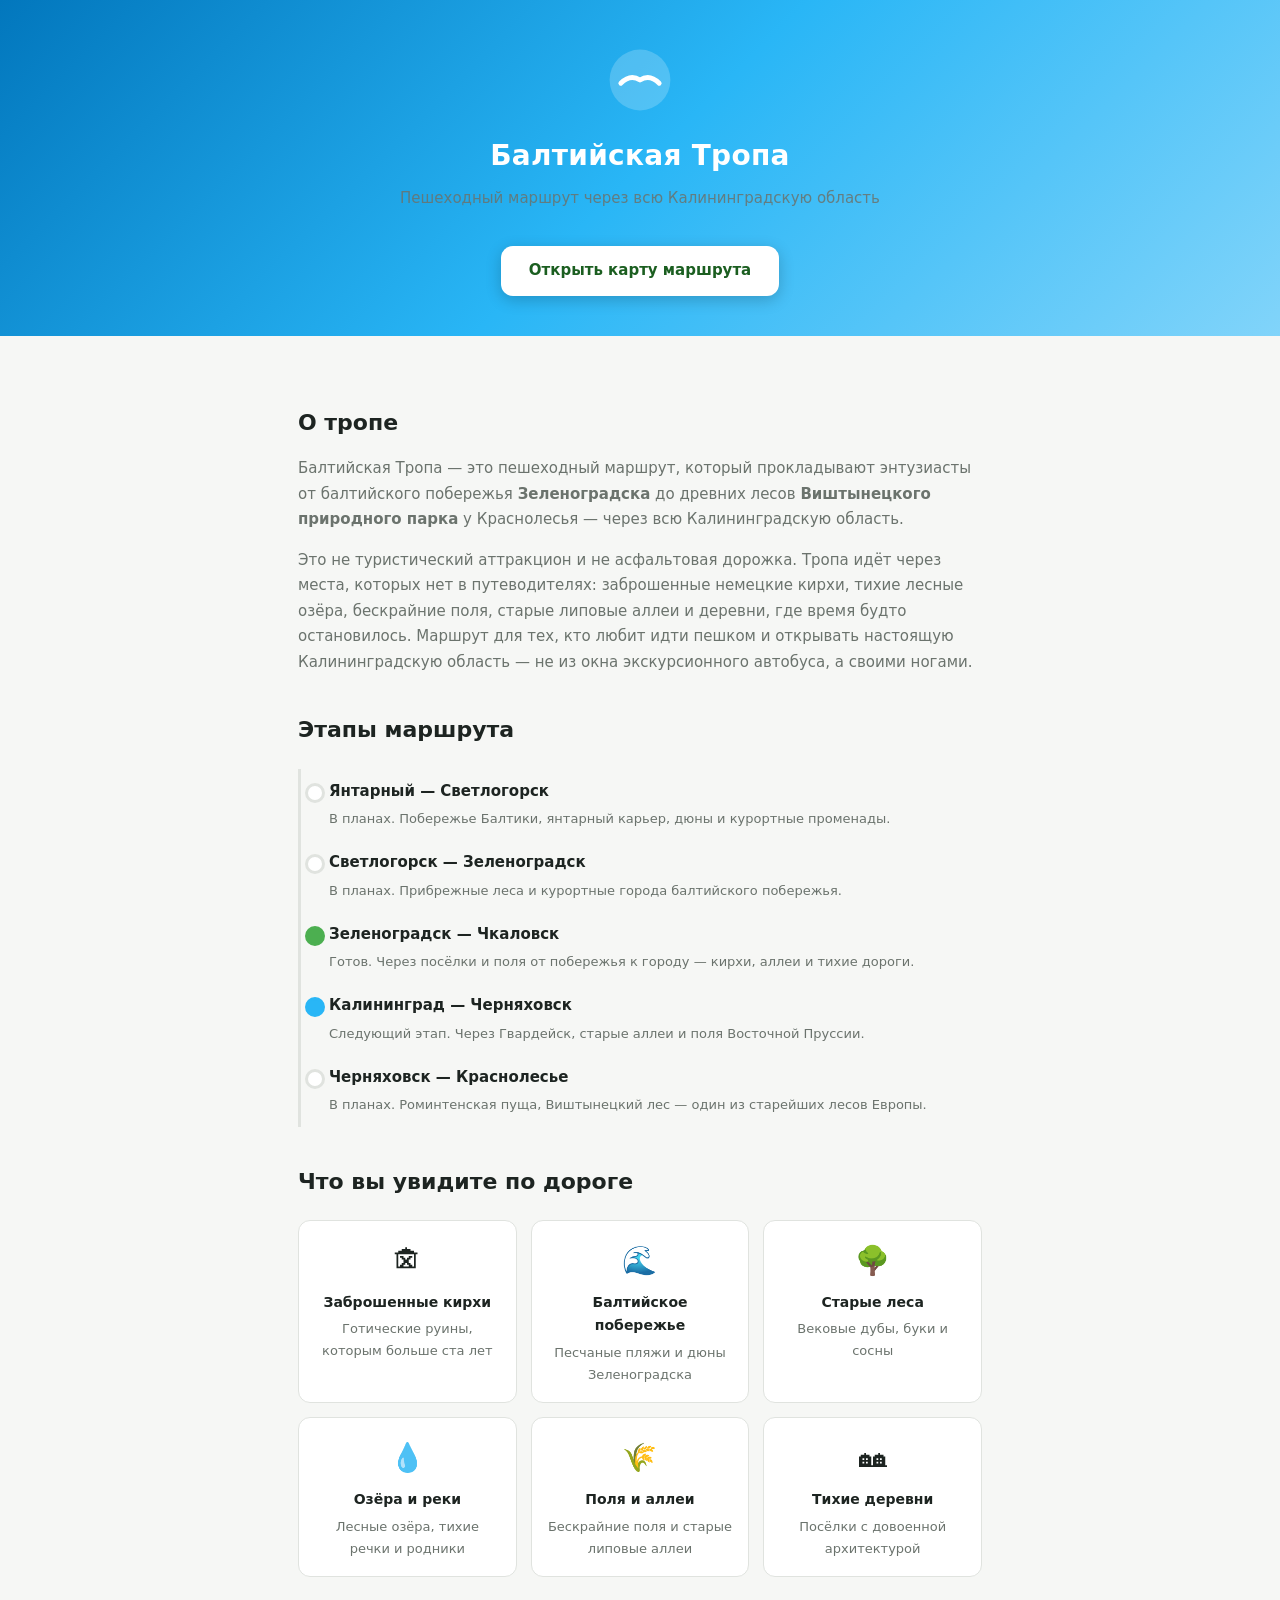
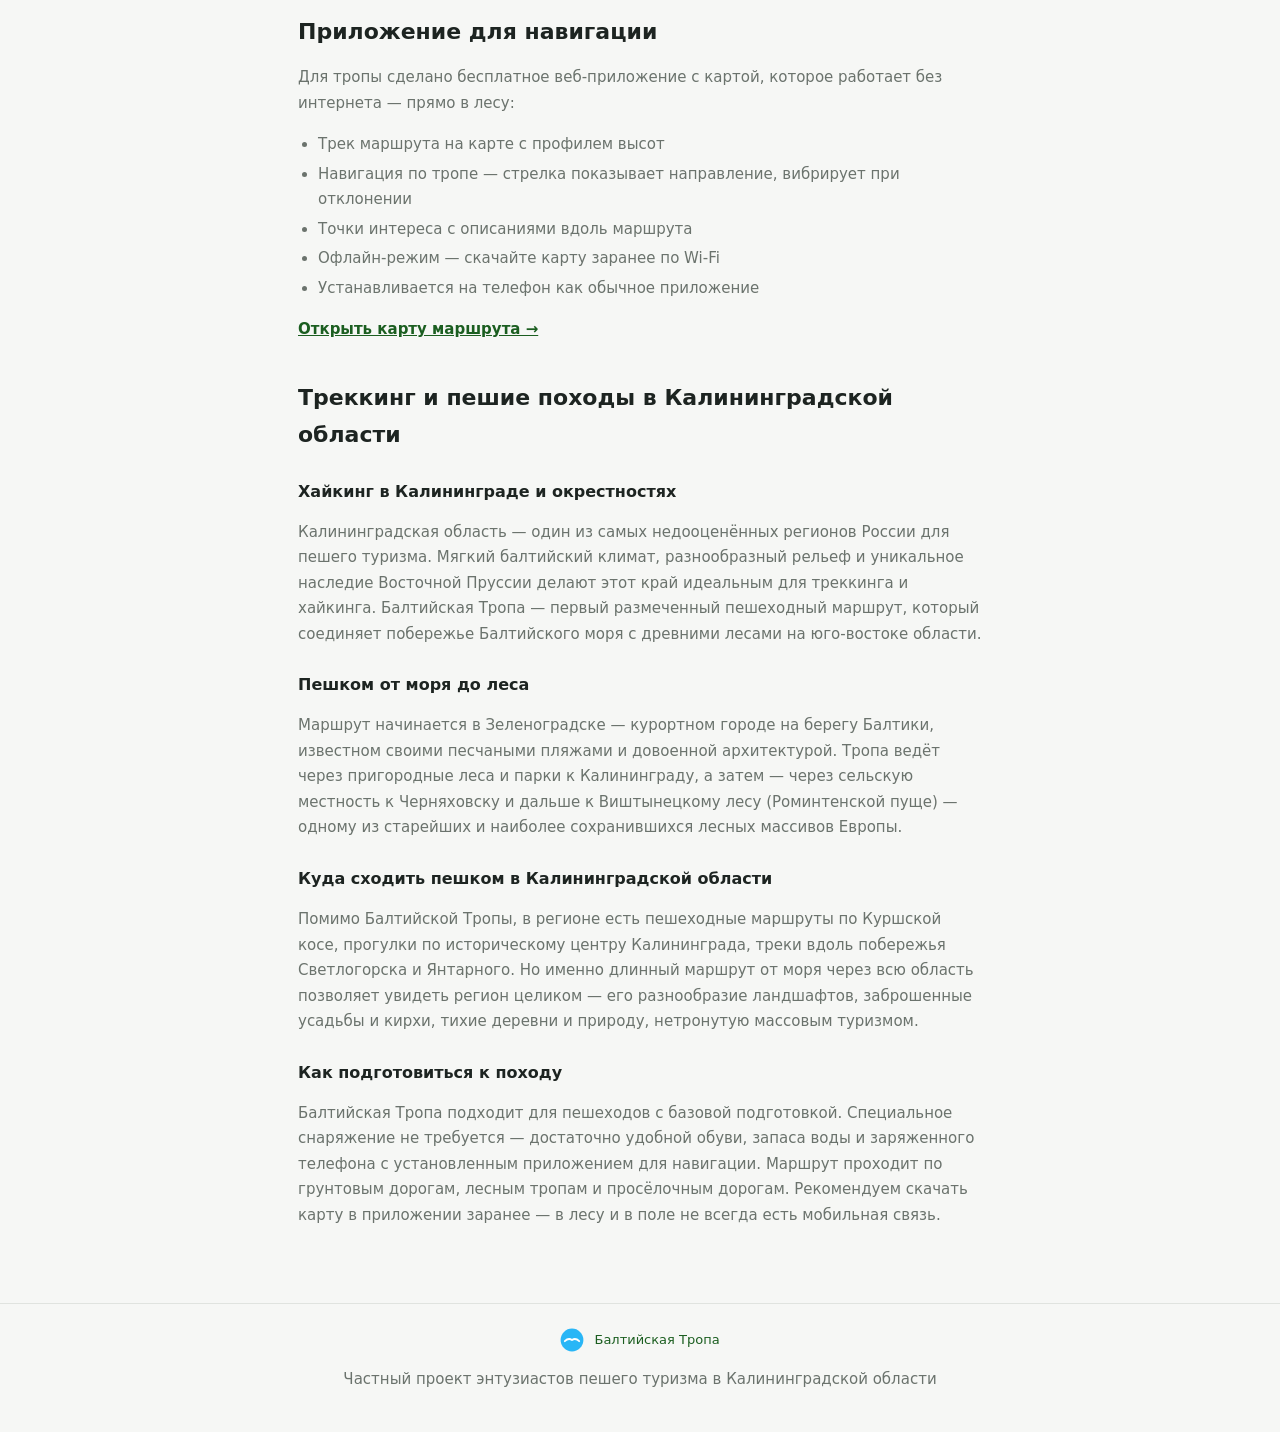
<file: about.html>
<!DOCTYPE html>
<html lang="ru">
<head>
<meta charset="utf-8" />
<meta name="viewport" content="width=device-width, initial-scale=1" />
<title>Балтийская Тропа — пешие походы и треккинг в Калининградской области</title>
<meta name="description" content="Балтийская Тропа — пешеходный маршрут от Зеленоградска до Краснолесья через всю Калининградскую область. Треккинг, хайкинг и пешие прогулки мимо заброшенных кирх, лесных озёр и старых аллей." />
<meta name="keywords" content="треккинг Калининград, пешие походы Калининградская область, хайкинг Калининград, пешеходный маршрут Калининград, ходить пешком Калининград, тропа Зеленоградск, пешие прогулки Калининград, балтийская тропа, Виштынецкий лес, Куршская коса пешком" />
<link rel="canonical" href="https://baltictrail.ru/about.html" />

<!-- Open Graph -->
<meta property="og:title" content="Балтийская Тропа — треккинг в Калининградской области" />
<meta property="og:description" content="Пешеходный маршрут от побережья Балтики до древних лесов. Заброшенные кирхи, озёра, поля и деревни — места, которых нет в путеводителях." />
<meta property="og:type" content="website" />
<meta property="og:url" content="https://baltictrail.ru/about.html" />
<meta property="og:locale" content="ru_RU" />
<meta property="og:image" content="https://baltictrail.ru/icons/og-image.png" />
<meta property="og:image:width" content="1200" />
<meta property="og:image:height" content="630" />
<meta property="og:site_name" content="Балтийская Тропа" />

<meta name="theme-color" content="#29b6f6" />
<meta name="yandex-verification" content="be7432807bb813d8" />
<meta name="google-site-verification" content="zRHGNA8It7Zv-fv_snsVBXYQUcadzlTk3pLesAEO-Ts" />
<link rel="icon" href="icons/favicon-32.png" sizes="32x32" />
<link rel="apple-touch-icon" href="icons/apple-touch-icon.png" />

<!-- JSON-LD structured data -->
<script type="application/ld+json">
{
  "@context": "https://schema.org",
  "@type": "TouristAttraction",
  "name": "Балтийская Тропа",
  "description": "Пешеходный маршрут через Калининградскую область — от побережья Балтики в Зеленоградске до Виштынецкого леса у Краснолесья. Треккинг мимо заброшенных кирх, лесных озёр, полей и старых аллей.",
  "url": "https://baltictrail.ru",
  "touristType": ["Hikers", "Trekkers", "Nature lovers"],
  "geo": {
    "@type": "GeoCoordinates",
    "latitude": 54.72,
    "longitude": 20.45
  },
  "address": {
    "@type": "PostalAddress",
    "addressRegion": "Калининградская область",
    "addressCountry": "RU"
  },
  "isAccessibleForFree": true
}
</script>

<style>
:root{--ink:#1d2421;--muted:#6b736d;--bg:#f6f7f5;--card:#fff;--line:#e0e3df;--blue:#29b6f6;--green:#1b5e20}
@media(prefers-color-scheme:dark){:root{--ink:#e0e3df;--muted:#9aa19c;--bg:#1a1d1b;--card:#252825;--line:#3a3d3a;--blue:#29b6f6;--green:#66bb6a}}
*{box-sizing:border-box}
html{scroll-behavior:smooth}
body{
  font:16px/1.7 system-ui,-apple-system,"Segoe UI",Roboto,sans-serif;
  color:var(--ink);background:var(--bg);margin:0;padding:0;
}
a{color:var(--green)}

/* Hero */
.hero{
  background:linear-gradient(135deg,#0277bd 0%,#29b6f6 50%,#81d4fa 100%);
  color:#fff;padding:48px 20px 40px;text-align:center;
}
.hero svg{margin-bottom:12px}
.hero h1{margin:0;font-size:28px;font-weight:800;letter-spacing:.01em}
.hero .sub{font-size:15px;opacity:.85;margin-top:6px}
.hero .cta{
  display:inline-block;margin-top:20px;padding:12px 28px;
  background:#fff;color:var(--green);border-radius:12px;
  font-size:15px;font-weight:600;text-decoration:none;
  box-shadow:0 4px 16px rgba(0,0,0,.2);transition:transform .15s;
}
.hero .cta:hover{transform:translateY(-1px)}

.container{max-width:720px;margin:0 auto;padding:32px 18px 60px}
h2{font-size:22px;margin:36px 0 12px;color:var(--ink)}
h3{font-size:17px;margin:24px 0 8px}
p,li{font-size:15px;line-height:1.7;color:var(--muted)}
ul,ol{padding-left:20px}
li{margin:4px 0}

.card{background:var(--card);border:1px solid var(--line);border-radius:14px;padding:18px;margin:16px 0}
.card h3{margin:0 0 8px;font-size:16px}

.stages{margin:20px 0;padding-left:14px;border-left:3px solid var(--line)}
.stage{padding:10px 0 10px 14px;position:relative}
.stage::before{
  content:"";position:absolute;left:-10px;top:14px;
  width:14px;height:14px;border-radius:50%;border:3px solid var(--line);background:var(--card);
}
.stage.done::before{background:#4caf50;border-color:#4caf50}
.stage.next::before{background:#29b6f6;border-color:#29b6f6}
.stage h3{margin:0;font-size:15px}
.stage p{margin:4px 0 0;font-size:13px;color:var(--muted)}

.features{display:grid;grid-template-columns:repeat(auto-fit,minmax(200px,1fr));gap:14px;margin:20px 0}
.feat{background:var(--card);border:1px solid var(--line);border-radius:12px;padding:16px;text-align:center}
.feat .icon{font-size:28px;margin-bottom:6px}
.feat h3{margin:0 0 4px;font-size:14px}
.feat p{margin:0;font-size:13px;color:var(--muted)}

.seo-text{font-size:14px;line-height:1.7;color:var(--muted)}
.seo-text h3{color:var(--ink);font-size:16px}

footer{text-align:center;padding:24px;font-size:13px;color:var(--muted);border-top:1px solid var(--line)}
footer a{color:var(--green);text-decoration:none}

@media(max-width:480px){
  .hero h1{font-size:22px}
  .hero{padding:36px 16px 32px}
}
</style>
</head>
<body>

<div class="hero">
  <svg viewBox="0 0 40 40" width="64" height="64" aria-hidden="true">
    <circle cx="20" cy="20" r="19" fill="rgba(255,255,255,.2)"/>
    <path d="M8 22 Q14 16 20 20 Q26 16 32 22" fill="none" stroke="#fff" stroke-width="3" stroke-linecap="round" stroke-linejoin="round"/>
  </svg>
  <h1>Балтийская Тропа</h1>
  <p class="sub">Пешеходный маршрут через всю Калининградскую область</p>
  <a href="/" class="cta">Открыть карту маршрута</a>
</div>

<div class="container">

  <h2>О тропе</h2>
  <p>Балтийская Тропа — это пешеходный маршрут, который прокладывают энтузиасты от балтийского побережья <strong>Зеленоградска</strong> до древних лесов <strong>Виштынецкого природного парка</strong> у Краснолесья — через всю Калининградскую область.</p>

  <p>Это не туристический аттракцион и не асфальтовая дорожка. Тропа идёт через места, которых нет в путеводителях: заброшенные немецкие кирхи, тихие лесные озёра, бескрайние поля, старые липовые аллеи и деревни, где время будто остановилось. Маршрут для тех, кто любит идти пешком и открывать настоящую Калининградскую область — не из окна экскурсионного автобуса, а своими ногами.</p>

  <h2>Этапы маршрута</h2>
  <div class="stages">
    <div class="stage">
      <h3>Янтарный — Светлогорск</h3>
      <p>В планах. Побережье Балтики, янтарный карьер, дюны и курортные променады.</p>
    </div>
    <div class="stage">
      <h3>Светлогорск — Зеленоградск</h3>
      <p>В планах. Прибрежные леса и курортные города балтийского побережья.</p>
    </div>
    <div class="stage done">
      <h3>Зеленоградск — Чкаловск</h3>
      <p>Готов. Через посёлки и поля от побережья к городу — кирхи, аллеи и тихие дороги.</p>
    </div>
    <div class="stage next">
      <h3>Калининград — Черняховск</h3>
      <p>Следующий этап. Через Гвардейск, старые аллеи и поля Восточной Пруссии.</p>
    </div>
    <div class="stage">
      <h3>Черняховск — Краснолесье</h3>
      <p>В планах. Роминтенская пуща, Виштынецкий лес — один из старейших лесов Европы.</p>
    </div>
  </div>

  <h2>Что вы увидите по дороге</h2>
  <div class="features">
    <div class="feat">
      <div class="icon">🏚</div>
      <h3>Заброшенные кирхи</h3>
      <p>Готические руины, которым больше ста лет</p>
    </div>
    <div class="feat">
      <div class="icon">🌊</div>
      <h3>Балтийское побережье</h3>
      <p>Песчаные пляжи и дюны Зеленоградска</p>
    </div>
    <div class="feat">
      <div class="icon">🌳</div>
      <h3>Старые леса</h3>
      <p>Вековые дубы, буки и сосны</p>
    </div>
    <div class="feat">
      <div class="icon">💧</div>
      <h3>Озёра и реки</h3>
      <p>Лесные озёра, тихие речки и родники</p>
    </div>
    <div class="feat">
      <div class="icon">🌾</div>
      <h3>Поля и аллеи</h3>
      <p>Бескрайние поля и старые липовые аллеи</p>
    </div>
    <div class="feat">
      <div class="icon">🏘</div>
      <h3>Тихие деревни</h3>
      <p>Посёлки с довоенной архитектурой</p>
    </div>
  </div>

  <h2>Приложение для навигации</h2>
  <p>Для тропы сделано бесплатное веб-приложение с картой, которое работает без интернета — прямо в лесу:</p>
  <ul>
    <li>Трек маршрута на карте с профилем высот</li>
    <li>Навигация по тропе — стрелка показывает направление, вибрирует при отклонении</li>
    <li>Точки интереса с описаниями вдоль маршрута</li>
    <li>Офлайн-режим — скачайте карту заранее по Wi-Fi</li>
    <li>Устанавливается на телефон как обычное приложение</li>
  </ul>
  <p><a href="/"><strong>Открыть карту маршрута →</strong></a></p>

  <div class="seo-text">
    <h2>Треккинг и пешие походы в Калининградской области</h2>

    <h3>Хайкинг в Калининграде и окрестностях</h3>
    <p>Калининградская область — один из самых недооценённых регионов России для пешего туризма. Мягкий балтийский климат, разнообразный рельеф и уникальное наследие Восточной Пруссии делают этот край идеальным для треккинга и хайкинга. Балтийская Тропа — первый размеченный пешеходный маршрут, который соединяет побережье Балтийского моря с древними лесами на юго-востоке области.</p>

    <h3>Пешком от моря до леса</h3>
    <p>Маршрут начинается в Зеленоградске — курортном городе на берегу Балтики, известном своими песчаными пляжами и довоенной архитектурой. Тропа ведёт через пригородные леса и парки к Калининграду, а затем — через сельскую местность к Черняховску и дальше к Виштынецкому лесу (Роминтенской пуще) — одному из старейших и наиболее сохранившихся лесных массивов Европы.</p>

    <h3>Куда сходить пешком в Калининградской области</h3>
    <p>Помимо Балтийской Тропы, в регионе есть пешеходные маршруты по Куршской косе, прогулки по историческому центру Калининграда, треки вдоль побережья Светлогорска и Янтарного. Но именно длинный маршрут от моря через всю область позволяет увидеть регион целиком — его разнообразие ландшафтов, заброшенные усадьбы и кирхи, тихие деревни и природу, нетронутую массовым туризмом.</p>

    <h3>Как подготовиться к походу</h3>
    <p>Балтийская Тропа подходит для пешеходов с базовой подготовкой. Специальное снаряжение не требуется — достаточно удобной обуви, запаса воды и заряженного телефона с установленным приложением для навигации. Маршрут проходит по грунтовым дорогам, лесным тропам и просёлочным дорогам. Рекомендуем скачать карту в приложении заранее — в лесу и в поле не всегда есть мобильная связь.</p>
  </div>

</div>

<footer>
  <a href="/">
    <svg viewBox="0 0 40 40" width="24" height="24" style="vertical-align:middle;margin-right:6px">
      <circle cx="20" cy="20" r="19" fill="#29b6f6"/>
      <path d="M8 22 Q14 16 20 20 Q26 16 32 22" fill="none" stroke="#fff" stroke-width="3" stroke-linecap="round" stroke-linejoin="round"/>
    </svg>
    Балтийская Тропа
  </a>
  <p>Частный проект энтузиастов пешего туризма в Калининградской области</p>
</footer>

<!-- Yandex.Metrika counter -->
<script type="text/javascript">
    (function(m,e,t,r,i,k,a){
        m[i]=m[i]||function(){(m[i].a=m[i].a||[]).push(arguments)};
        m[i].l=1*new Date();
        for (var j = 0; j < document.scripts.length; j++) {if (document.scripts[j].src === r) { return; }}
        k=e.createElement(t),a=e.getElementsByTagName(t)[0],k.async=1,k.src=r,a.parentNode.insertBefore(k,a)
    })(window, document,'script','https://mc.yandex.ru/metrika/tag.js?id=109272838', 'ym');
    ym(109272838, 'init', {ssr:true, webvisor:true, clickmap:true, ecommerce:"dataLayer", referrer: document.referrer, url: location.href, accurateTrackBounce:true, trackLinks:true});
</script>
<noscript><div><img src="https://mc.yandex.ru/watch/109272838" style="position:absolute; left:-9999px;" alt="" /></div></noscript>
</body>
</html>
</file>
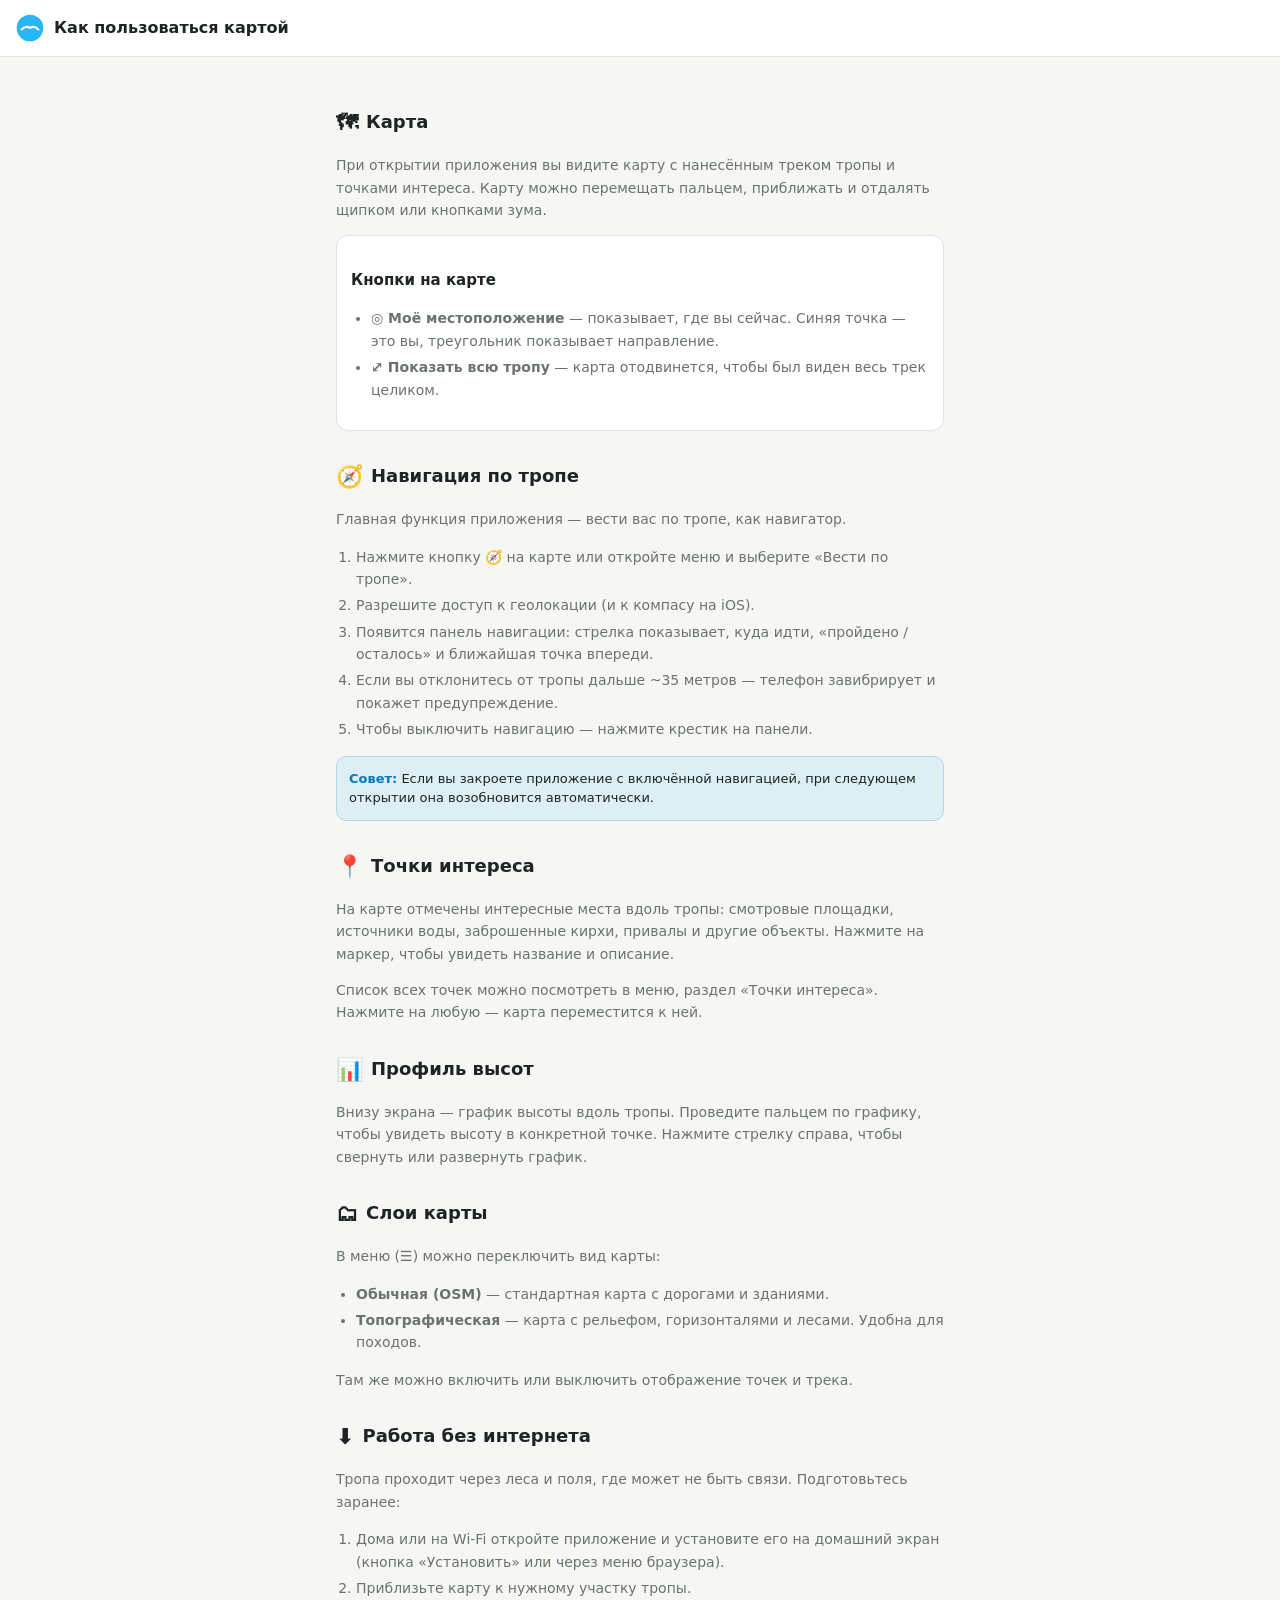
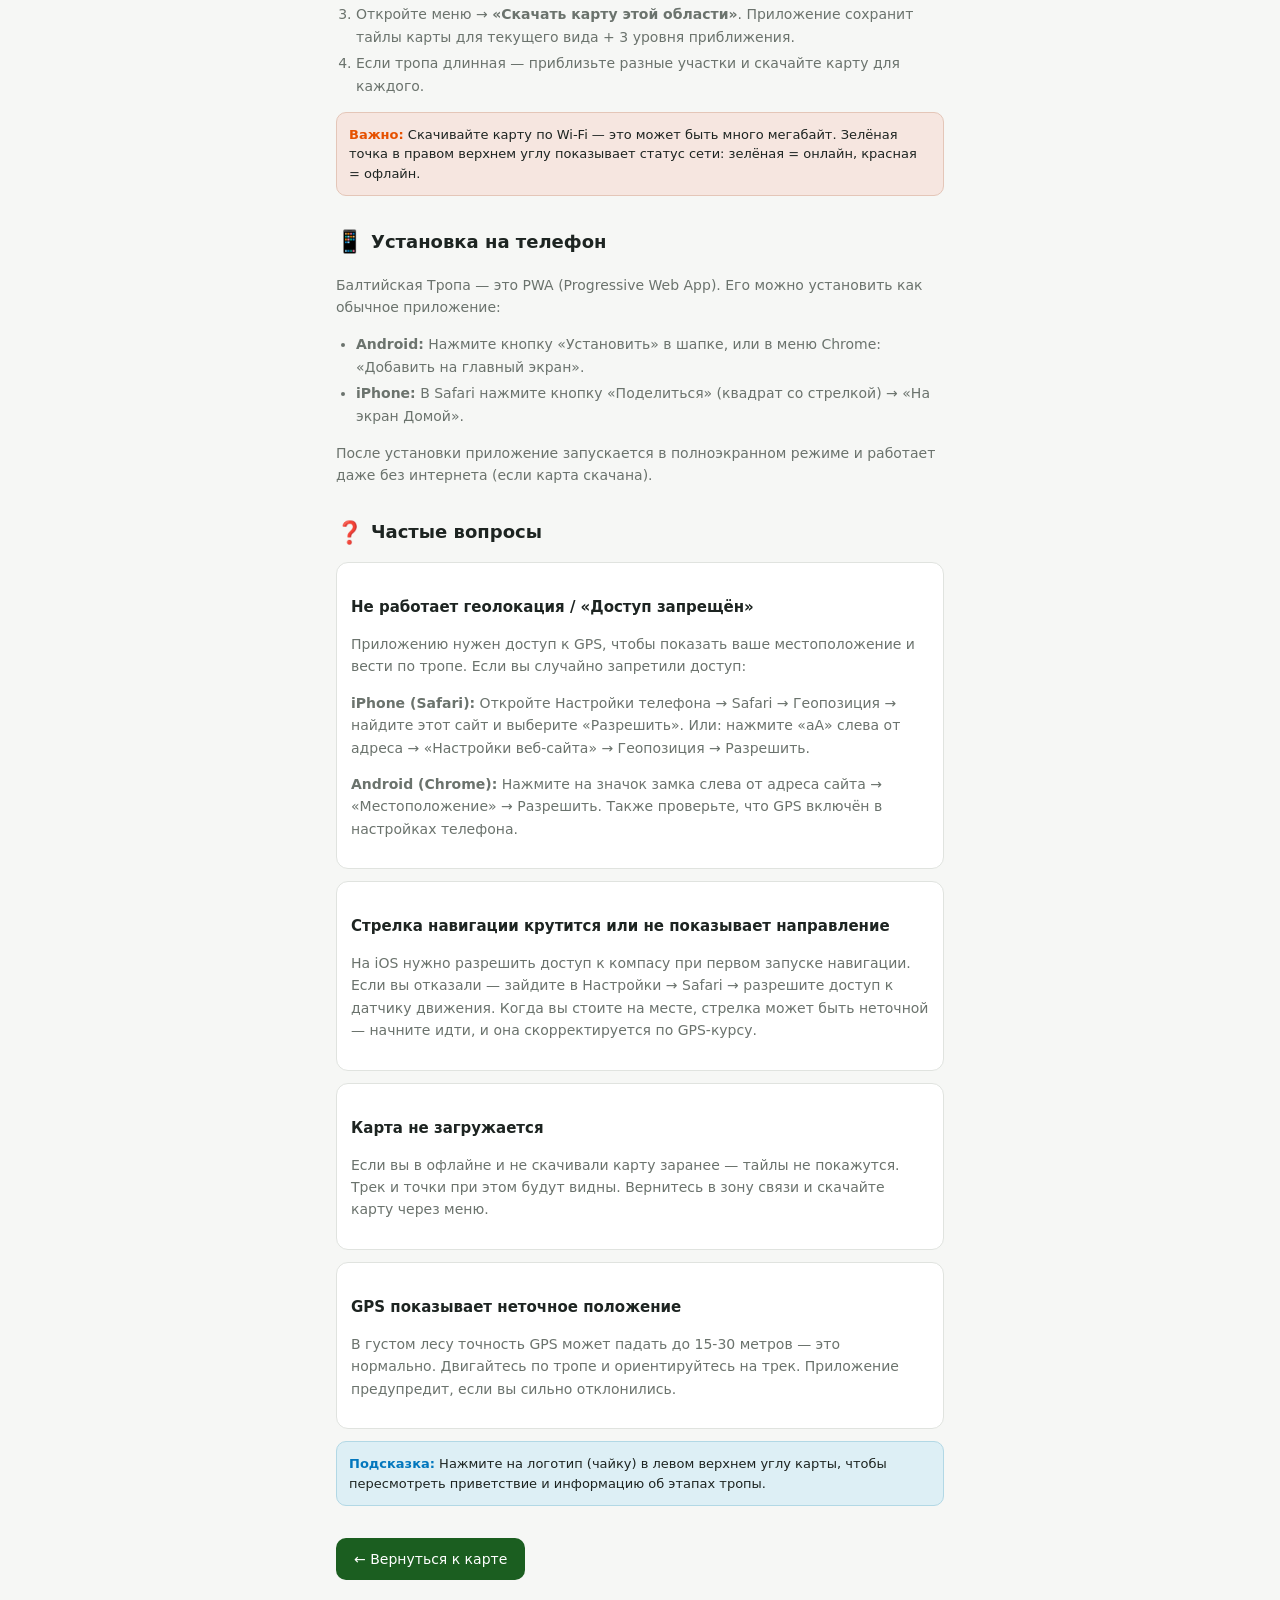
<file: help.html>
<!DOCTYPE html>
<html lang="ru">
<head>
<meta charset="utf-8" />
<meta name="viewport" content="width=device-width, initial-scale=1" />
<title>Как пользоваться картой — Балтийская Тропа</title>
<meta name="theme-color" content="#29b6f6" />
<link rel="icon" href="icons/favicon-32.png" sizes="32x32" />
<style>
:root{--ink:#1d2421;--muted:#6b736d;--bg:#f6f7f5;--card:#fff;--line:#e0e3df;--blue:#29b6f6;--green:#1b5e20}
@media(prefers-color-scheme:dark){:root{--ink:#e0e3df;--muted:#9aa19c;--bg:#1a1d1b;--card:#252825;--line:#3a3d3a;--blue:#29b6f6;--green:#66bb6a}}
*{box-sizing:border-box}
html{scroll-behavior:smooth}
body{
  font:15px/1.6 system-ui,-apple-system,"Segoe UI",Roboto,sans-serif;
  color:var(--ink);background:var(--bg);margin:0;padding:0;
  -webkit-tap-highlight-color:transparent;
}
header{
  background:var(--card);border-bottom:1px solid var(--line);
  padding:14px 16px;display:flex;align-items:center;gap:10px;
  position:sticky;top:0;z-index:10;
}
header a{color:var(--green);text-decoration:none;font-size:14px;font-weight:500;display:flex;align-items:center;gap:6px}
header svg{flex:0 0 28px}
header h1{margin:0;font-size:16px;flex:1}
.container{max-width:640px;margin:0 auto;padding:20px 16px 60px}
h2{font-size:18px;margin:28px 0 10px;color:var(--ink);display:flex;align-items:center;gap:8px}
h2 .icon{font-size:22px}
h3{font-size:15px;margin:18px 0 6px;color:var(--ink)}
p,li{font-size:14px;line-height:1.6;color:var(--muted)}
ul,ol{padding-left:20px}
li{margin:4px 0}
.card{background:var(--card);border:1px solid var(--line);border-radius:12px;padding:14px;margin:12px 0}
.tip{background:color-mix(in srgb, var(--blue) 12%, var(--bg));border:1px solid color-mix(in srgb, var(--blue) 25%, var(--line));border-radius:10px;padding:12px;margin:12px 0;font-size:13px;line-height:1.5}
.tip strong{color:#0277bd}
.warn{background:color-mix(in srgb, #f4511e 10%, var(--bg));border:1px solid color-mix(in srgb, #f4511e 20%, var(--line));border-radius:10px;padding:12px;margin:12px 0;font-size:13px;line-height:1.5}
.warn strong{color:#e65100}
kbd{background:var(--card);border:1px solid var(--line);border-radius:4px;padding:1px 5px;font-size:12px;font-family:inherit}
.back-btn{
  display:inline-flex;align-items:center;gap:6px;
  background:var(--green);color:#fff;border:0;border-radius:10px;
  padding:10px 18px;font-size:14px;font-weight:500;cursor:pointer;
  text-decoration:none;margin-top:20px;
}
</style>
</head>
<body>

<header>
  <a href="/">
    <svg viewBox="0 0 40 40" width="28" height="28">
      <circle cx="20" cy="20" r="19" fill="#29b6f6"/>
      <path d="M8 22 Q14 16 20 20 Q26 16 32 22" fill="none" stroke="#fff" stroke-width="3" stroke-linecap="round" stroke-linejoin="round"/>
    </svg>
  </a>
  <h1>Как пользоваться картой</h1>
</header>

<div class="container">

  <h2><span class="icon">🗺</span> Карта</h2>
  <p>При открытии приложения вы видите карту с нанесённым треком тропы и точками интереса. Карту можно перемещать пальцем, приближать и отдалять щипком или кнопками зума.</p>
  <div class="card">
    <h3>Кнопки на карте</h3>
    <ul>
      <li><strong>◎ Моё местоположение</strong> — показывает, где вы сейчас. Синяя точка — это вы, треугольник показывает направление.</li>
      <li><strong>⤢ Показать всю тропу</strong> — карта отодвинется, чтобы был виден весь трек целиком.</li>
    </ul>
  </div>

  <h2><span class="icon">🧭</span> Навигация по тропе</h2>
  <p>Главная функция приложения — вести вас по тропе, как навигатор.</p>
  <ol>
    <li>Нажмите кнопку <strong>🧭</strong> на карте или откройте меню и выберите «Вести по тропе».</li>
    <li>Разрешите доступ к геолокации (и к компасу на iOS).</li>
    <li>Появится панель навигации: стрелка показывает, куда идти, «пройдено / осталось» и ближайшая точка впереди.</li>
    <li>Если вы отклонитесь от тропы дальше ~35 метров — телефон завибрирует и покажет предупреждение.</li>
    <li>Чтобы выключить навигацию — нажмите крестик на панели.</li>
  </ol>
  <div class="tip">
    <strong>Совет:</strong> Если вы закроете приложение с включённой навигацией, при следующем открытии она возобновится автоматически.
  </div>

  <h2><span class="icon">📍</span> Точки интереса</h2>
  <p>На карте отмечены интересные места вдоль тропы: смотровые площадки, источники воды, заброшенные кирхи, привалы и другие объекты. Нажмите на маркер, чтобы увидеть название и описание.</p>
  <p>Список всех точек можно посмотреть в меню, раздел «Точки интереса». Нажмите на любую — карта переместится к ней.</p>

  <h2><span class="icon">📊</span> Профиль высот</h2>
  <p>Внизу экрана — график высоты вдоль тропы. Проведите пальцем по графику, чтобы увидеть высоту в конкретной точке. Нажмите стрелку справа, чтобы свернуть или развернуть график.</p>

  <h2><span class="icon">🗂</span> Слои карты</h2>
  <p>В меню (☰) можно переключить вид карты:</p>
  <ul>
    <li><strong>Обычная (OSM)</strong> — стандартная карта с дорогами и зданиями.</li>
    <li><strong>Топографическая</strong> — карта с рельефом, горизонталями и лесами. Удобна для походов.</li>
  </ul>
  <p>Там же можно включить или выключить отображение точек и трека.</p>

  <h2><span class="icon">⬇</span> Работа без интернета</h2>
  <p>Тропа проходит через леса и поля, где может не быть связи. Подготовьтесь заранее:</p>
  <ol>
    <li>Дома или на Wi-Fi откройте приложение и установите его на домашний экран (кнопка «Установить» или через меню браузера).</li>
    <li>Приблизьте карту к нужному участку тропы.</li>
    <li>Откройте меню → <strong>«Скачать карту этой области»</strong>. Приложение сохранит тайлы карты для текущего вида + 3 уровня приближения.</li>
    <li>Если тропа длинная — приблизьте разные участки и скачайте карту для каждого.</li>
  </ol>
  <div class="warn">
    <strong>Важно:</strong> Скачивайте карту по Wi-Fi — это может быть много мегабайт. Зелёная точка в правом верхнем углу показывает статус сети: зелёная = онлайн, красная = офлайн.
  </div>

  <h2><span class="icon">📱</span> Установка на телефон</h2>
  <p>Балтийская Тропа — это PWA (Progressive Web App). Его можно установить как обычное приложение:</p>
  <ul>
    <li><strong>Android:</strong> Нажмите кнопку «Установить» в шапке, или в меню Chrome: «Добавить на главный экран».</li>
    <li><strong>iPhone:</strong> В Safari нажмите кнопку «Поделиться» (квадрат со стрелкой) → «На экран Домой».</li>
  </ul>
  <p>После установки приложение запускается в полноэкранном режиме и работает даже без интернета (если карта скачана).</p>

  <h2><span class="icon">❓</span> Частые вопросы</h2>

  <div class="card">
    <h3>Не работает геолокация / «Доступ запрещён»</h3>
    <p>Приложению нужен доступ к GPS, чтобы показать ваше местоположение и вести по тропе. Если вы случайно запретили доступ:</p>
    <p><strong>iPhone (Safari):</strong> Откройте Настройки телефона → Safari → Геопозиция → найдите этот сайт и выберите «Разрешить». Или: нажмите «аА» слева от адреса → «Настройки веб-сайта» → Геопозиция → Разрешить.</p>
    <p><strong>Android (Chrome):</strong> Нажмите на значок замка слева от адреса сайта → «Местоположение» → Разрешить. Также проверьте, что GPS включён в настройках телефона.</p>
  </div>

  <div class="card">
    <h3>Стрелка навигации крутится или не показывает направление</h3>
    <p>На iOS нужно разрешить доступ к компасу при первом запуске навигации. Если вы отказали — зайдите в Настройки → Safari → разрешите доступ к датчику движения. Когда вы стоите на месте, стрелка может быть неточной — начните идти, и она скорректируется по GPS-курсу.</p>
  </div>

  <div class="card">
    <h3>Карта не загружается</h3>
    <p>Если вы в офлайне и не скачивали карту заранее — тайлы не покажутся. Трек и точки при этом будут видны. Вернитесь в зону связи и скачайте карту через меню.</p>
  </div>

  <div class="card">
    <h3>GPS показывает неточное положение</h3>
    <p>В густом лесу точность GPS может падать до 15-30 метров — это нормально. Двигайтесь по тропе и ориентируйтесь на трек. Приложение предупредит, если вы сильно отклонились.</p>
  </div>

  <div class="tip">
    <strong>Подсказка:</strong> Нажмите на логотип (чайку) в левом верхнем углу карты, чтобы пересмотреть приветствие и информацию об этапах тропы.
  </div>

  <a href="/" class="back-btn">← Вернуться к карте</a>
</div>

<!-- Yandex.Metrika counter -->
<script type="text/javascript">
    (function(m,e,t,r,i,k,a){
        m[i]=m[i]||function(){(m[i].a=m[i].a||[]).push(arguments)};
        m[i].l=1*new Date();
        for (var j = 0; j < document.scripts.length; j++) {if (document.scripts[j].src === r) { return; }}
        k=e.createElement(t),a=e.getElementsByTagName(t)[0],k.async=1,k.src=r,a.parentNode.insertBefore(k,a)
    })(window, document,'script','https://mc.yandex.ru/metrika/tag.js?id=109272838', 'ym');
    ym(109272838, 'init', {ssr:true, webvisor:true, clickmap:true, ecommerce:"dataLayer", referrer: document.referrer, url: location.href, accurateTrackBounce:true, trackLinks:true});
</script>
<noscript><div><img src="https://mc.yandex.ru/watch/109272838" style="position:absolute; left:-9999px;" alt="" /></div></noscript>
</body>
</html>
</file>
